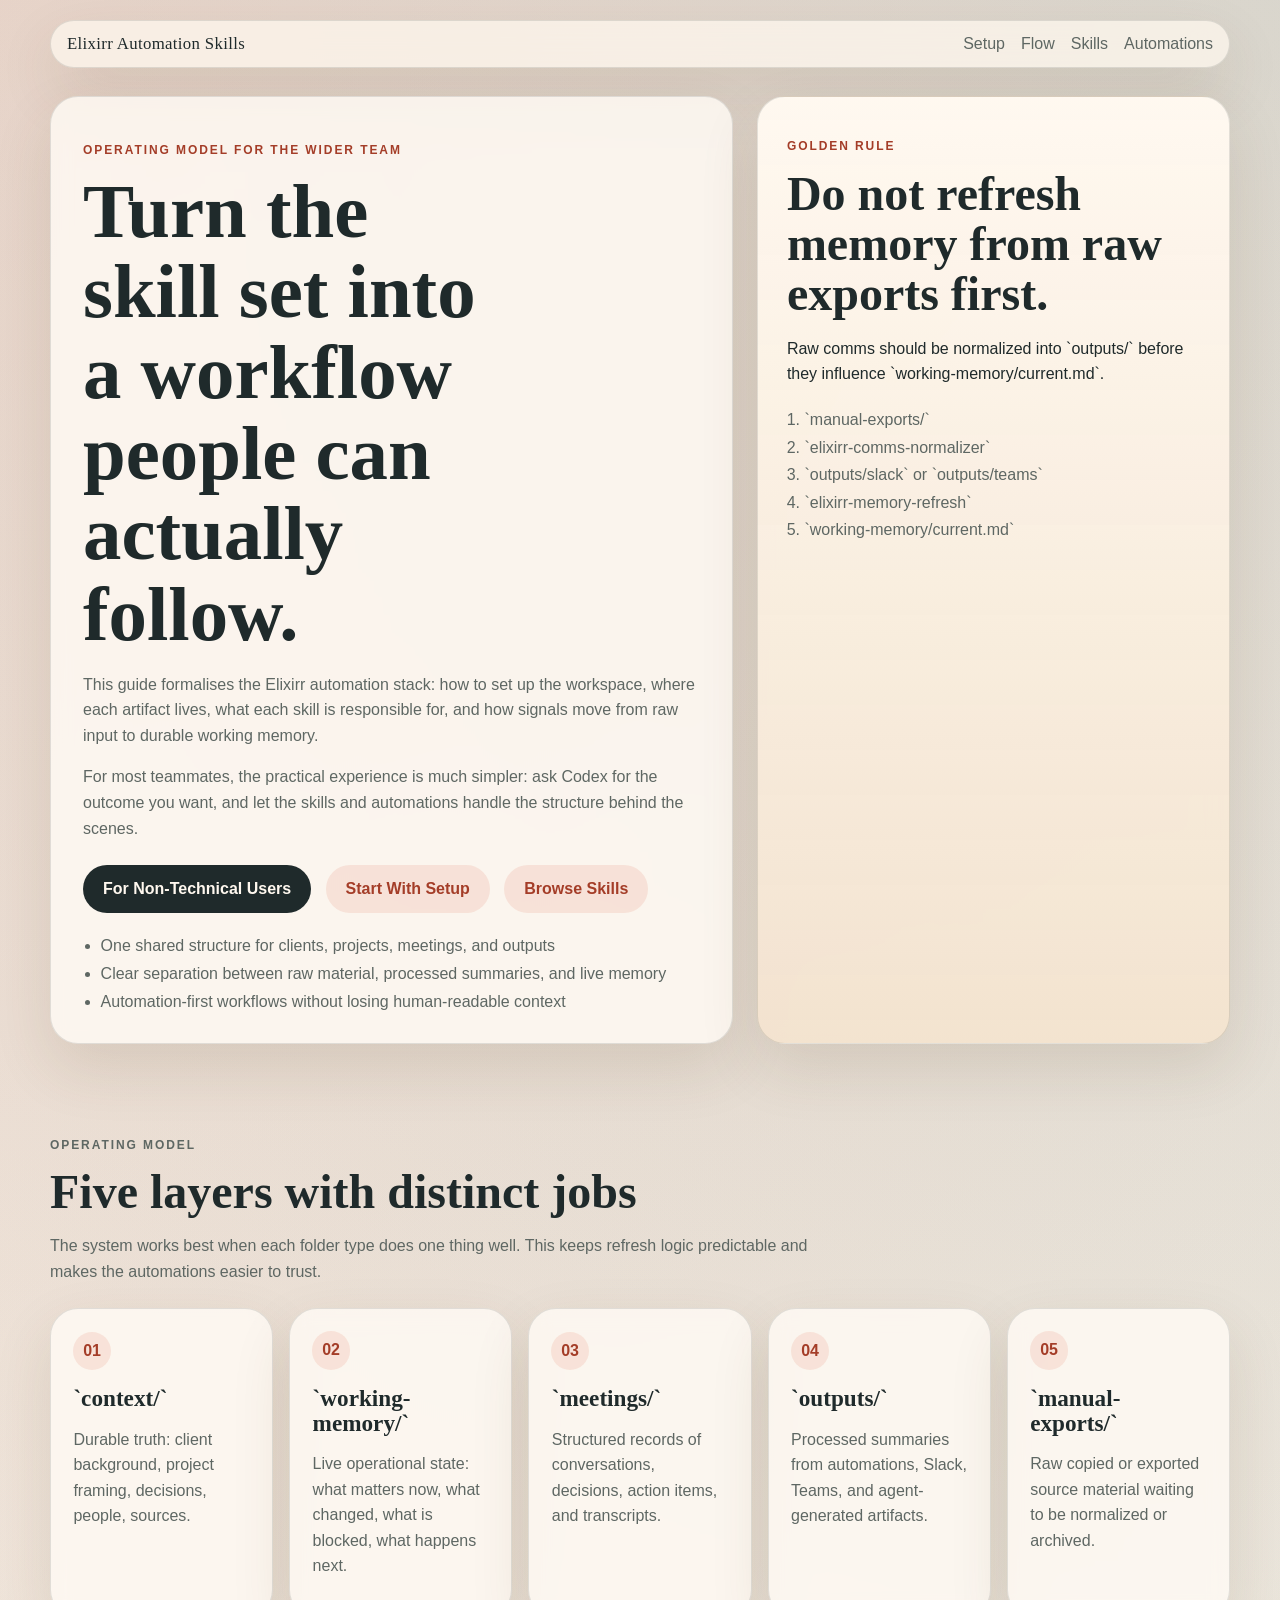
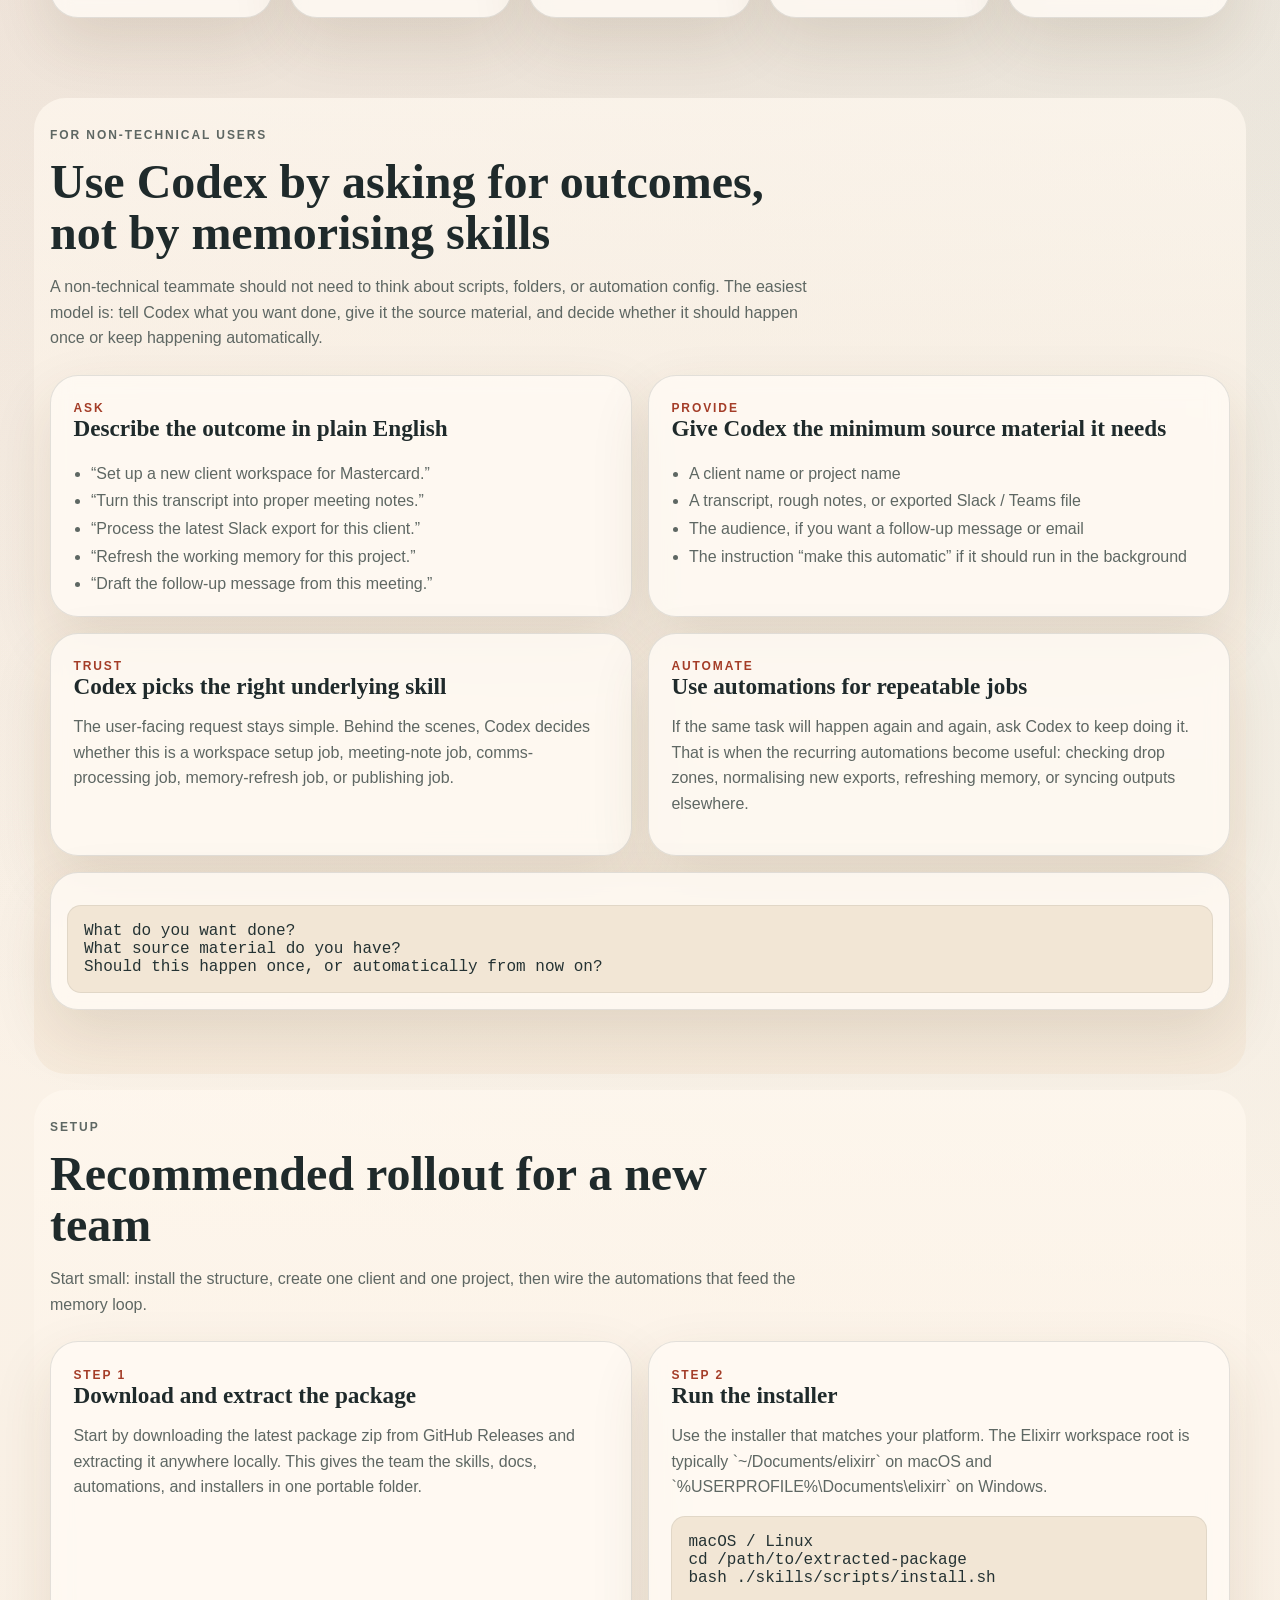
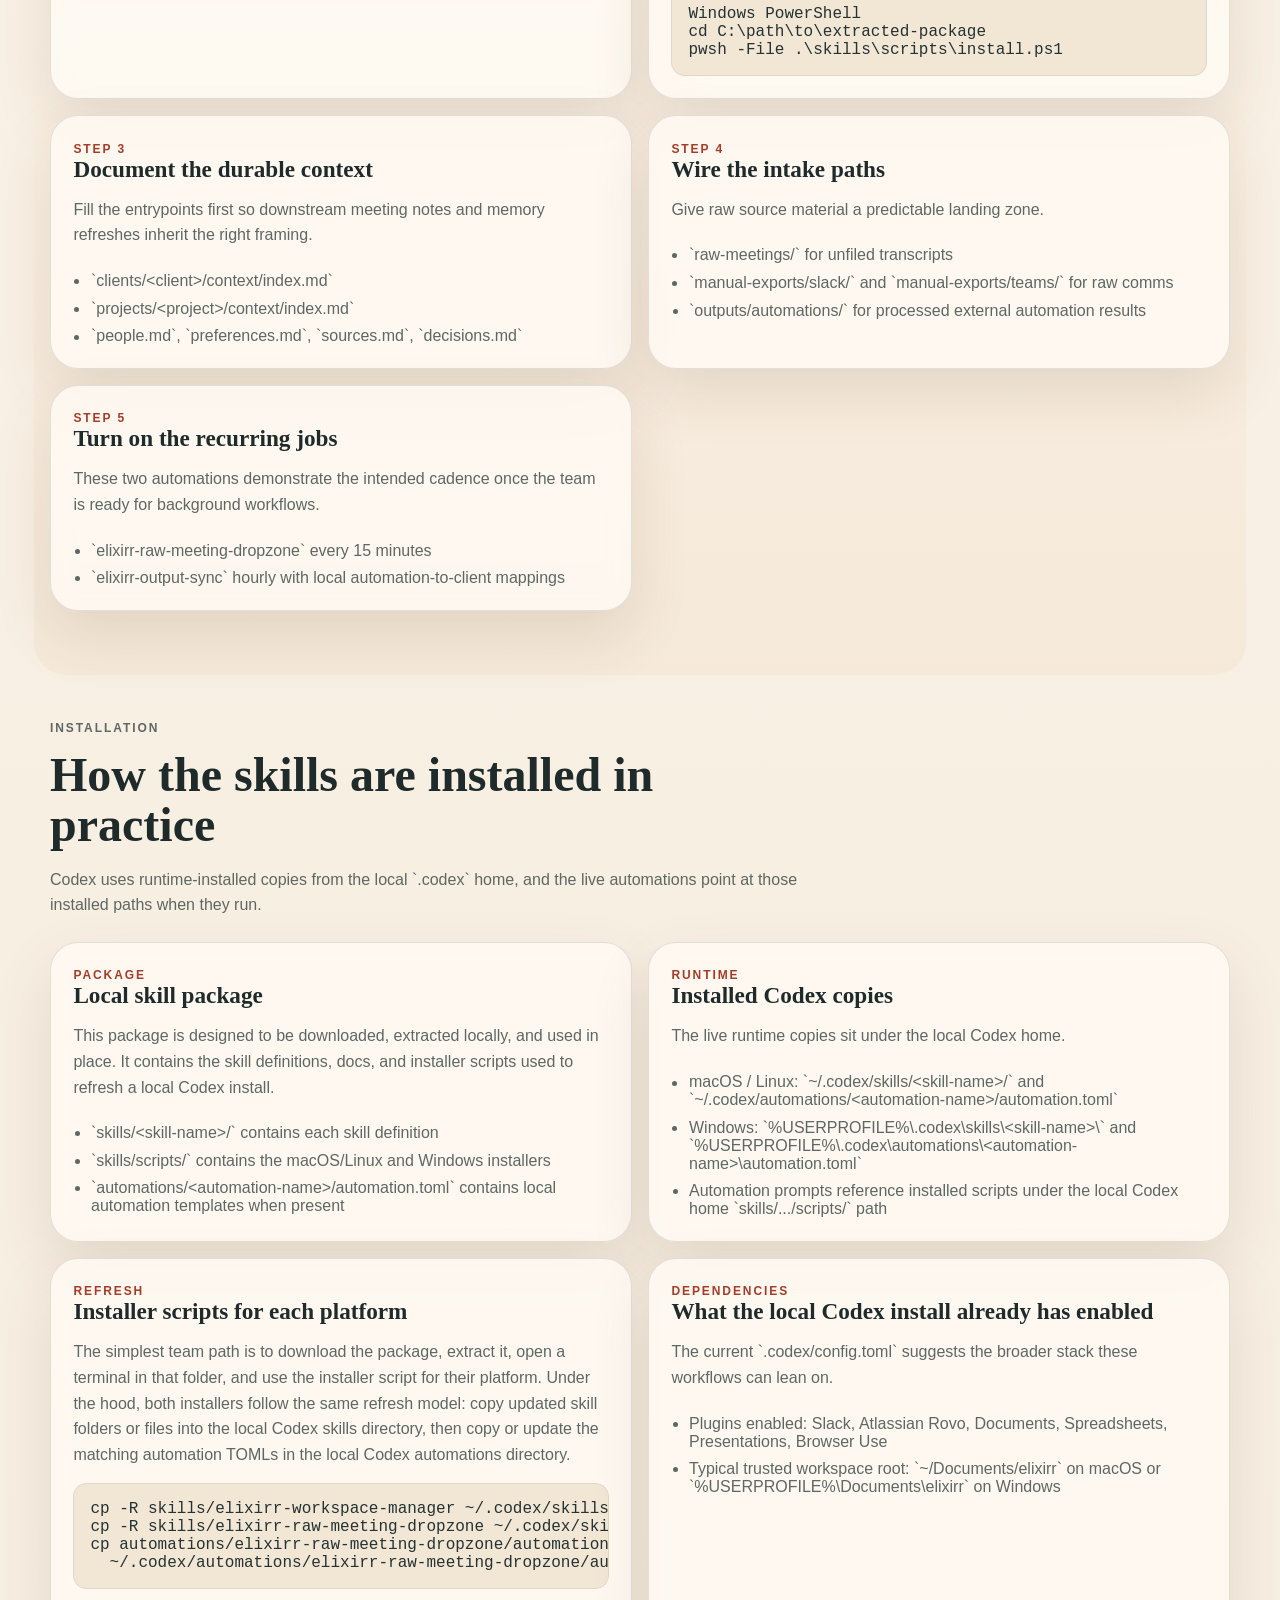
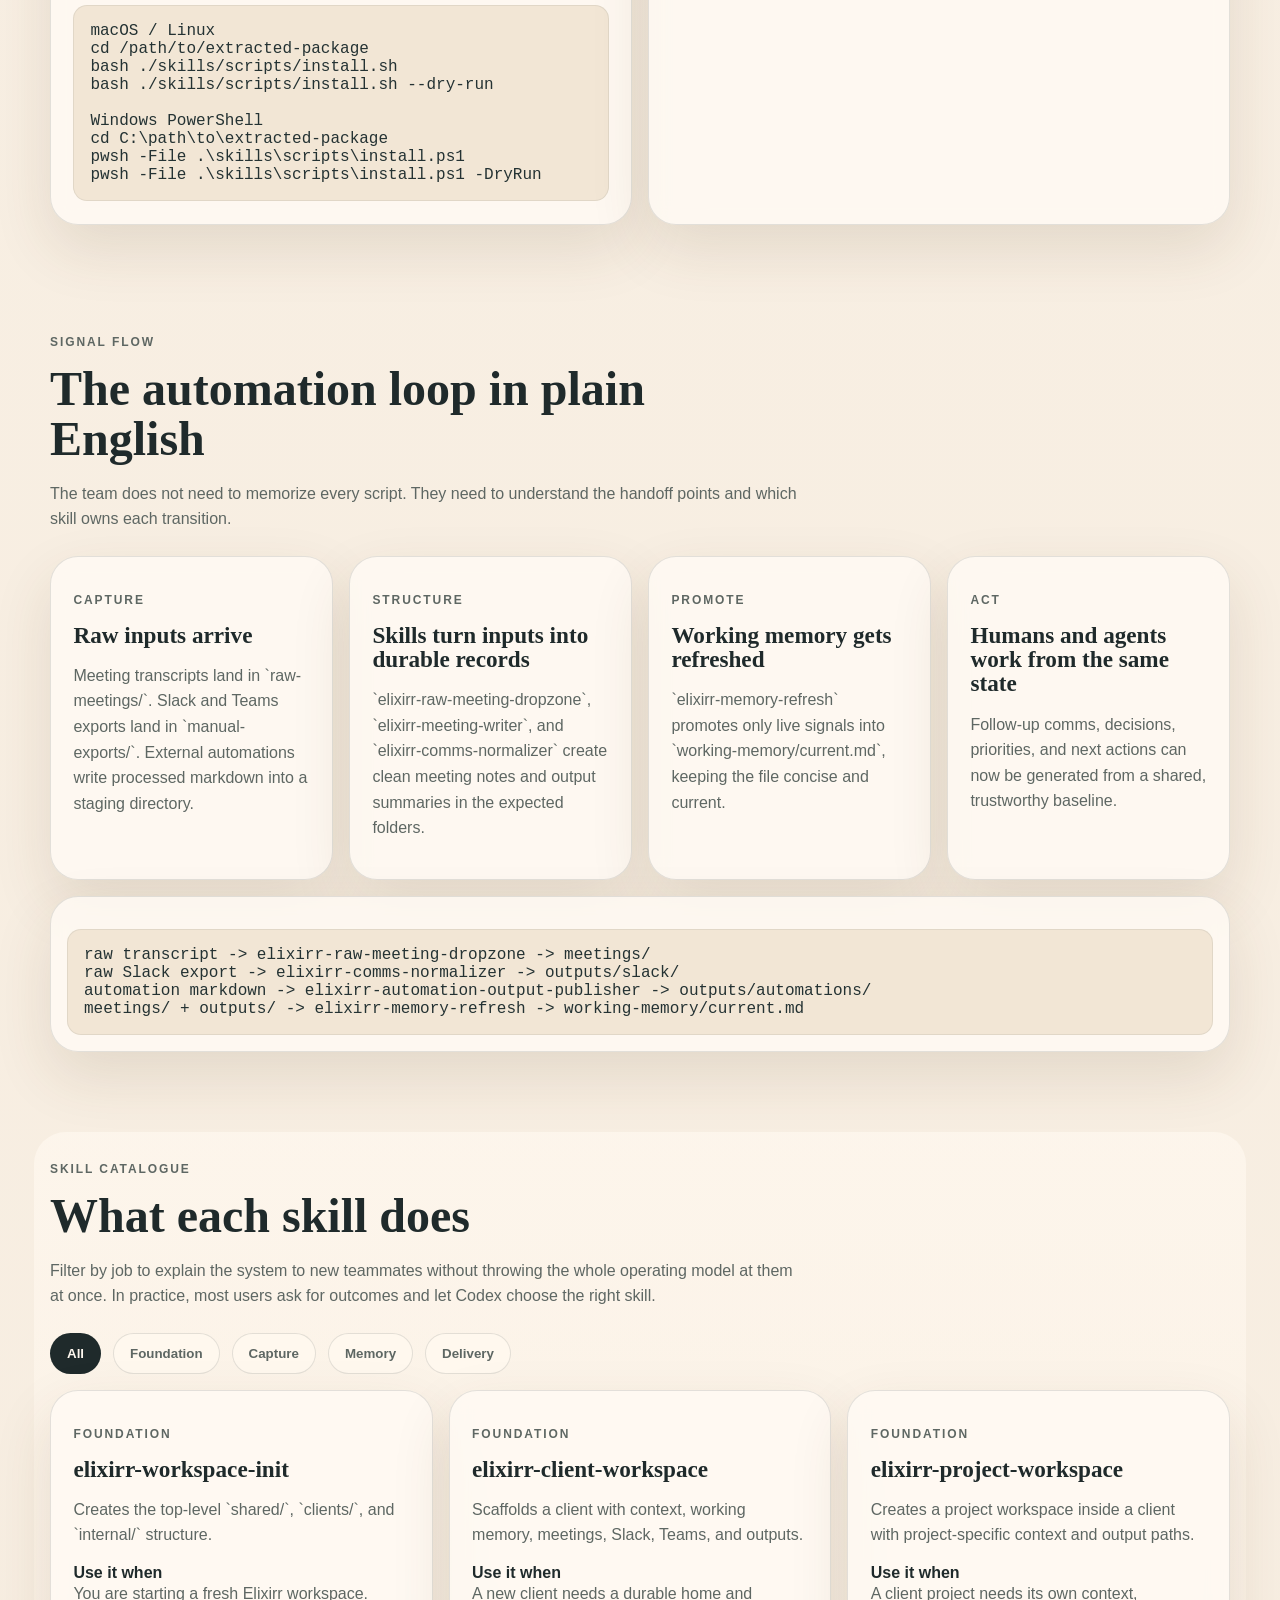
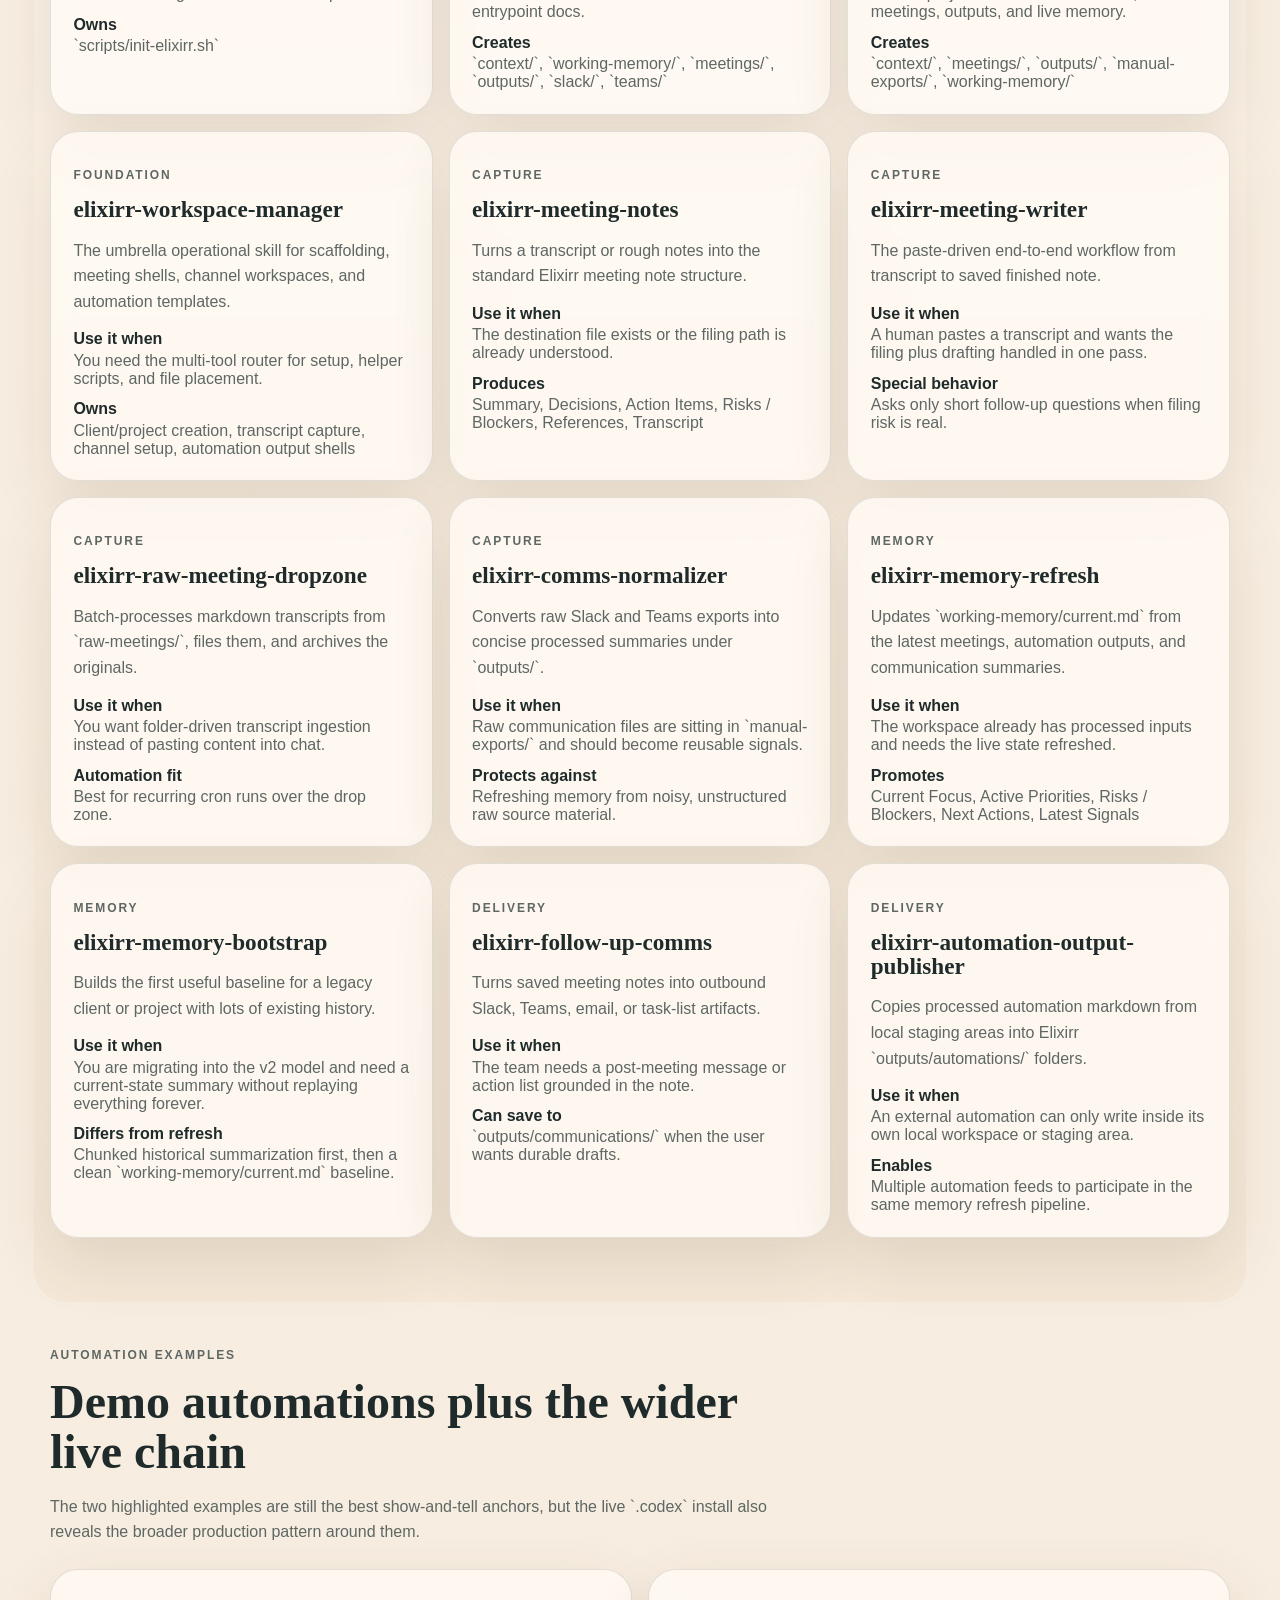
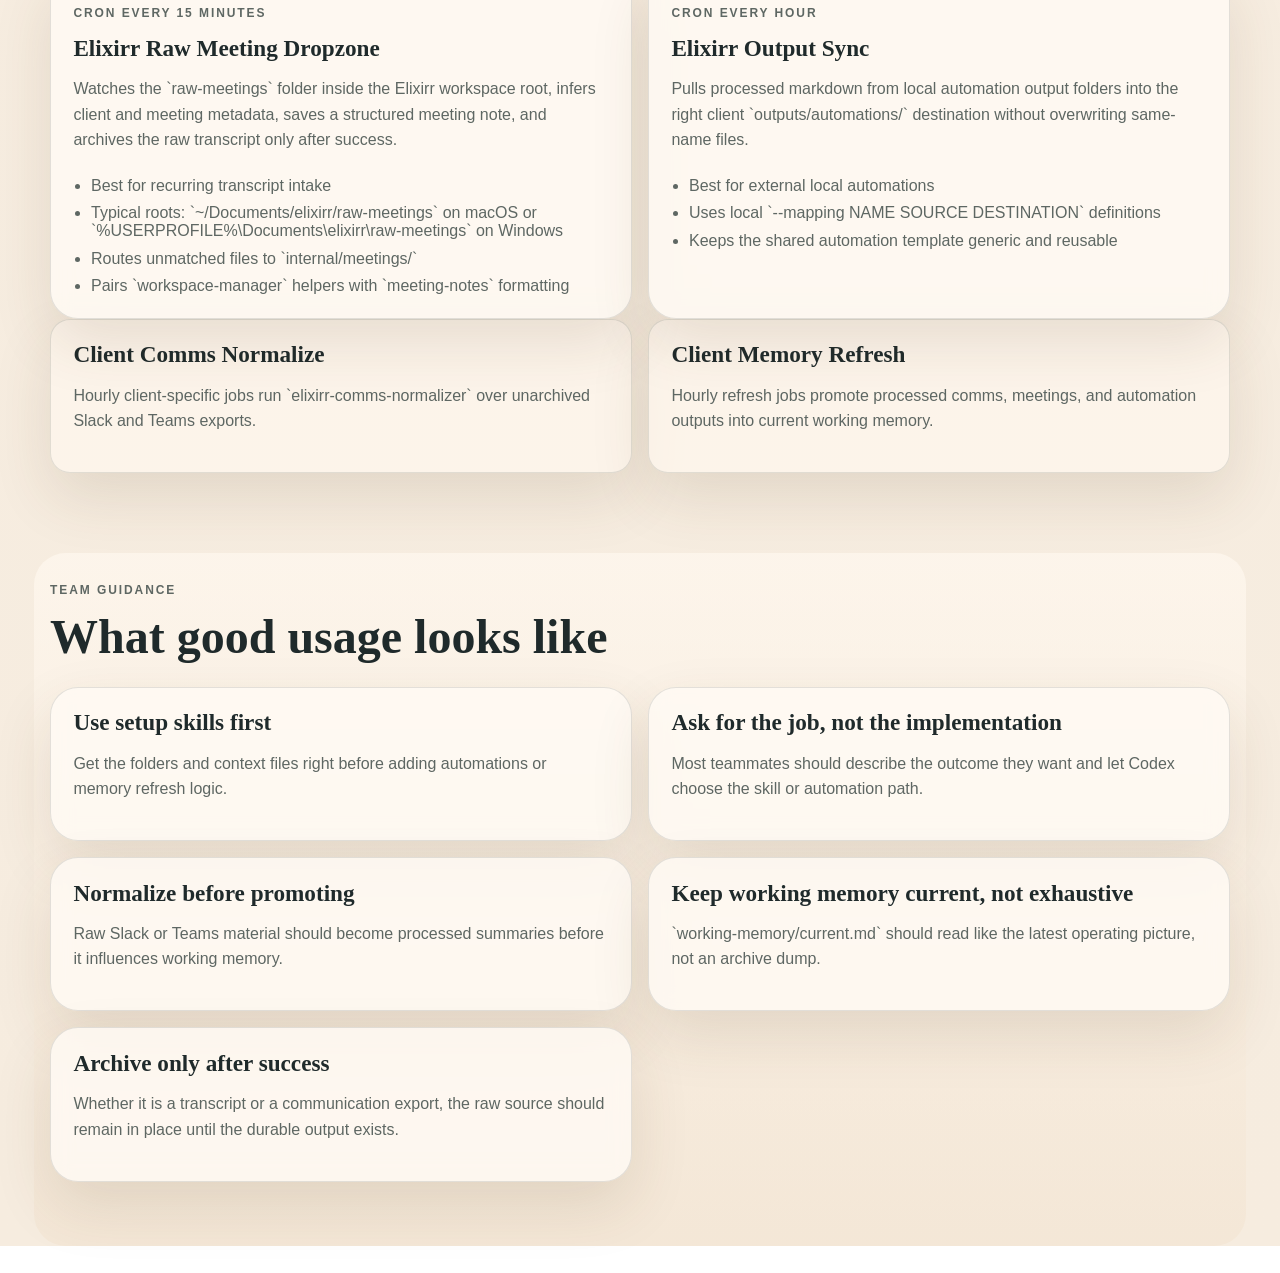
<file: skills/docs/index.html>
<!DOCTYPE html>
<html lang="en">
  <head>
    <meta charset="UTF-8" />
    <meta name="viewport" content="width=device-width, initial-scale=1.0" />
    <title>Elixirr Automation Skills</title>
    <link rel="stylesheet" href="./styles.css" />
    <script src="./app.js" defer></script>
  </head>
  <body>
    <div class="page-shell">
      <header class="hero">
        <nav class="topbar">
          <a class="brand" href="#top">Elixirr Automation Skills</a>
          <div class="topbar-links">
            <a href="#setup">Setup</a>
            <a href="#flow">Flow</a>
            <a href="#skills">Skills</a>
            <a href="#automations">Automations</a>
          </div>
        </nav>

        <div class="hero-grid" id="top">
          <section class="hero-copy">
            <p class="eyebrow">Operating model for the wider team</p>
            <h1>Turn the skill set into a workflow people can actually follow.</h1>
            <p class="hero-text">
              This guide formalises the Elixirr automation stack: how to set up the
              workspace, where each artifact lives, what each skill is responsible
              for, and how signals move from raw input to durable working memory.
            </p>
            <p class="hero-text">
              For most teammates, the practical experience is much simpler: ask Codex
              for the outcome you want, and let the skills and automations handle the
              structure behind the scenes.
            </p>
            <div class="hero-actions">
              <a class="button button-primary" href="#non-technical">For Non-Technical Users</a>
              <a class="button button-secondary" href="#setup">Start With Setup</a>
              <a class="button button-secondary" href="#skills">Browse Skills</a>
            </div>
            <ul class="hero-points">
              <li>One shared structure for clients, projects, meetings, and outputs</li>
              <li>Clear separation between raw material, processed summaries, and live memory</li>
              <li>Automation-first workflows without losing human-readable context</li>
            </ul>
          </section>

          <aside class="hero-panel">
            <p class="panel-label">Golden Rule</p>
            <h2>Do not refresh memory from raw exports first.</h2>
            <p>
              Raw comms should be normalized into `outputs/` before they influence
              `working-memory/current.md`.
            </p>
            <ol class="hero-flow">
              <li>`manual-exports/`</li>
              <li>`elixirr-comms-normalizer`</li>
              <li>`outputs/slack` or `outputs/teams`</li>
              <li>`elixirr-memory-refresh`</li>
              <li>`working-memory/current.md`</li>
            </ol>
          </aside>
        </div>
      </header>

      <main>
        <section class="section" id="model">
          <div class="section-heading">
            <p class="eyebrow">Operating Model</p>
            <h2>Five layers with distinct jobs</h2>
            <p>
              The system works best when each folder type does one thing well. This
              keeps refresh logic predictable and makes the automations easier to trust.
            </p>
          </div>

          <div class="pillars">
            <article class="pillar">
              <span class="pillar-number">01</span>
              <h3>`context/`</h3>
              <p>Durable truth: client background, project framing, decisions, people, sources.</p>
            </article>
            <article class="pillar">
              <span class="pillar-number">02</span>
              <h3>`working-memory/`</h3>
              <p>Live operational state: what matters now, what changed, what is blocked, what happens next.</p>
            </article>
            <article class="pillar">
              <span class="pillar-number">03</span>
              <h3>`meetings/`</h3>
              <p>Structured records of conversations, decisions, action items, and transcripts.</p>
            </article>
            <article class="pillar">
              <span class="pillar-number">04</span>
              <h3>`outputs/`</h3>
              <p>Processed summaries from automations, Slack, Teams, and agent-generated artifacts.</p>
            </article>
            <article class="pillar">
              <span class="pillar-number">05</span>
              <h3>`manual-exports/`</h3>
              <p>Raw copied or exported source material waiting to be normalized or archived.</p>
            </article>
          </div>
        </section>

        <section class="section section-contrast" id="non-technical">
          <div class="section-heading">
            <p class="eyebrow">For Non-Technical Users</p>
            <h2>Use Codex by asking for outcomes, not by memorising skills</h2>
            <p>
              A non-technical teammate should not need to think about scripts, folders,
              or automation config. The easiest model is: tell Codex what you want done,
              give it the source material, and decide whether it should happen once or
              keep happening automatically.
            </p>
          </div>

          <div class="setup-grid">
            <article class="setup-card">
              <span class="setup-step">Ask</span>
              <h3>Describe the outcome in plain English</h3>
              <ul class="compact-list">
                <li>“Set up a new client workspace for Mastercard.”</li>
                <li>“Turn this transcript into proper meeting notes.”</li>
                <li>“Process the latest Slack export for this client.”</li>
                <li>“Refresh the working memory for this project.”</li>
                <li>“Draft the follow-up message from this meeting.”</li>
              </ul>
            </article>

            <article class="setup-card">
              <span class="setup-step">Provide</span>
              <h3>Give Codex the minimum source material it needs</h3>
              <ul class="compact-list">
                <li>A client name or project name</li>
                <li>A transcript, rough notes, or exported Slack / Teams file</li>
                <li>The audience, if you want a follow-up message or email</li>
                <li>The instruction “make this automatic” if it should run in the background</li>
              </ul>
            </article>

            <article class="setup-card">
              <span class="setup-step">Trust</span>
              <h3>Codex picks the right underlying skill</h3>
              <p>
                The user-facing request stays simple. Behind the scenes, Codex decides
                whether this is a workspace setup job, meeting-note job, comms-processing
                job, memory-refresh job, or publishing job.
              </p>
            </article>

            <article class="setup-card">
              <span class="setup-step">Automate</span>
              <h3>Use automations for repeatable jobs</h3>
              <p>
                If the same task will happen again and again, ask Codex to keep doing it.
                That is when the recurring automations become useful: checking drop zones,
                normalising new exports, refreshing memory, or syncing outputs elsewhere.
              </p>
            </article>
          </div>

          <div class="code-band">
            <pre><code>What do you want done?
What source material do you have?
Should this happen once, or automatically from now on?</code></pre>
          </div>
        </section>

        <section class="section section-contrast" id="setup">
          <div class="section-heading">
            <p class="eyebrow">Setup</p>
            <h2>Recommended rollout for a new team</h2>
            <p>
              Start small: install the structure, create one client and one project,
              then wire the automations that feed the memory loop.
            </p>
          </div>

          <div class="setup-grid">
            <article class="setup-card">
              <span class="setup-step">Step 1</span>
              <h3>Download and extract the package</h3>
              <p>Start by downloading the latest package zip from GitHub Releases and extracting it anywhere locally. This gives the team the skills, docs, automations, and installers in one portable folder.</p>
            </article>

            <article class="setup-card">
              <span class="setup-step">Step 2</span>
              <h3>Run the installer</h3>
              <p>Use the installer that matches your platform. The Elixirr workspace root is typically `~/Documents/elixirr` on macOS and `%USERPROFILE%\Documents\elixirr` on Windows.</p>
              <pre><code>macOS / Linux
cd /path/to/extracted-package
bash ./skills/scripts/install.sh

Windows PowerShell
cd C:\path\to\extracted-package
pwsh -File .\skills\scripts\install.ps1</code></pre>
            </article>

            <article class="setup-card">
              <span class="setup-step">Step 3</span>
              <h3>Document the durable context</h3>
              <p>
                Fill the entrypoints first so downstream meeting notes and memory refreshes
                inherit the right framing.
              </p>
              <ul class="compact-list">
                <li>`clients/&lt;client&gt;/context/index.md`</li>
                <li>`projects/&lt;project&gt;/context/index.md`</li>
                <li>`people.md`, `preferences.md`, `sources.md`, `decisions.md`</li>
              </ul>
            </article>

            <article class="setup-card">
              <span class="setup-step">Step 4</span>
              <h3>Wire the intake paths</h3>
              <p>Give raw source material a predictable landing zone.</p>
              <ul class="compact-list">
                <li>`raw-meetings/` for unfiled transcripts</li>
                <li>`manual-exports/slack/` and `manual-exports/teams/` for raw comms</li>
                <li>`outputs/automations/` for processed external automation results</li>
              </ul>
            </article>

            <article class="setup-card">
              <span class="setup-step">Step 5</span>
              <h3>Turn on the recurring jobs</h3>
              <p>These two automations demonstrate the intended cadence once the team is ready for background workflows.</p>
              <ul class="compact-list">
                <li>`elixirr-raw-meeting-dropzone` every 15 minutes</li>
                <li>`elixirr-output-sync` hourly with local automation-to-client mappings</li>
              </ul>
            </article>
          </div>
        </section>

        <section class="section" id="installation">
          <div class="section-heading">
            <p class="eyebrow">Installation</p>
            <h2>How the skills are installed in practice</h2>
            <p>
              Codex uses runtime-installed copies from the local `.codex` home, and the
              live automations point at those installed paths when they run.
            </p>
          </div>

          <div class="setup-grid">
            <article class="setup-card">
              <span class="setup-step">Package</span>
              <h3>Local skill package</h3>
              <p>This package is designed to be downloaded, extracted locally, and used in place. It contains the skill definitions, docs, and installer scripts used to refresh a local Codex install.</p>
              <ul class="compact-list">
                <li>`skills/&lt;skill-name&gt;/` contains each skill definition</li>
                <li>`skills/scripts/` contains the macOS/Linux and Windows installers</li>
                <li>`automations/&lt;automation-name&gt;/automation.toml` contains local automation templates when present</li>
              </ul>
            </article>

            <article class="setup-card">
              <span class="setup-step">Runtime</span>
              <h3>Installed Codex copies</h3>
              <p>The live runtime copies sit under the local Codex home.</p>
              <ul class="compact-list">
                <li>macOS / Linux: `~/.codex/skills/&lt;skill-name&gt;/` and `~/.codex/automations/&lt;automation-name&gt;/automation.toml`</li>
                <li>Windows: `%USERPROFILE%\.codex\skills\&lt;skill-name&gt;\` and `%USERPROFILE%\.codex\automations\&lt;automation-name&gt;\automation.toml`</li>
                <li>Automation prompts reference installed scripts under the local Codex home `skills/.../scripts/` path</li>
              </ul>
            </article>

            <article class="setup-card">
              <span class="setup-step">Refresh</span>
              <h3>Installer scripts for each platform</h3>
              <p>
                The simplest team path is to download the package, extract it, open a terminal in that folder, and use the installer script for their platform.
                Under the hood, both installers follow the same refresh model: copy updated
                skill folders or files into the local Codex skills directory, then copy or
                update the matching automation TOMLs in the local Codex automations directory.
              </p>
              <pre><code>cp -R skills/elixirr-workspace-manager ~/.codex/skills/
cp -R skills/elixirr-raw-meeting-dropzone ~/.codex/skills/
cp automations/elixirr-raw-meeting-dropzone/automation.toml \
  ~/.codex/automations/elixirr-raw-meeting-dropzone/automation.toml</code></pre>
              <pre><code>macOS / Linux
cd /path/to/extracted-package
bash ./skills/scripts/install.sh
bash ./skills/scripts/install.sh --dry-run

Windows PowerShell
cd C:\path\to\extracted-package
pwsh -File .\skills\scripts\install.ps1
pwsh -File .\skills\scripts\install.ps1 -DryRun</code></pre>
            </article>

            <article class="setup-card">
              <span class="setup-step">Dependencies</span>
              <h3>What the local Codex install already has enabled</h3>
              <p>The current `.codex/config.toml` suggests the broader stack these workflows can lean on.</p>
              <ul class="compact-list">
                <li>Plugins enabled: Slack, Atlassian Rovo, Documents, Spreadsheets, Presentations, Browser Use</li>
                <li>Typical trusted workspace root: `~/Documents/elixirr` on macOS or `%USERPROFILE%\Documents\elixirr` on Windows</li>
              </ul>
            </article>
          </div>
        </section>

        <section class="section" id="flow">
          <div class="section-heading">
            <p class="eyebrow">Signal Flow</p>
            <h2>The automation loop in plain English</h2>
            <p>
              The team does not need to memorize every script. They need to understand
              the handoff points and which skill owns each transition.
            </p>
          </div>

          <div class="flow-diagram">
            <article class="flow-card">
              <p class="flow-kicker">Capture</p>
              <h3>Raw inputs arrive</h3>
              <p>
                Meeting transcripts land in `raw-meetings/`. Slack and Teams exports
                land in `manual-exports/`. External automations write processed
                markdown into a staging directory.
              </p>
            </article>
            <article class="flow-card">
              <p class="flow-kicker">Structure</p>
              <h3>Skills turn inputs into durable records</h3>
              <p>
                `elixirr-raw-meeting-dropzone`, `elixirr-meeting-writer`, and
                `elixirr-comms-normalizer` create clean meeting notes and output
                summaries in the expected folders.
              </p>
            </article>
            <article class="flow-card">
              <p class="flow-kicker">Promote</p>
              <h3>Working memory gets refreshed</h3>
              <p>
                `elixirr-memory-refresh` promotes only live signals into
                `working-memory/current.md`, keeping the file concise and current.
              </p>
            </article>
            <article class="flow-card">
              <p class="flow-kicker">Act</p>
              <h3>Humans and agents work from the same state</h3>
              <p>
                Follow-up comms, decisions, priorities, and next actions can now be
                generated from a shared, trustworthy baseline.
              </p>
            </article>
          </div>

          <div class="code-band">
            <pre><code>raw transcript -> elixirr-raw-meeting-dropzone -> meetings/
raw Slack export -> elixirr-comms-normalizer -> outputs/slack/
automation markdown -> elixirr-automation-output-publisher -> outputs/automations/
meetings/ + outputs/ -> elixirr-memory-refresh -> working-memory/current.md</code></pre>
          </div>
        </section>

        <section class="section section-contrast" id="skills">
          <div class="section-heading">
            <p class="eyebrow">Skill Catalogue</p>
            <h2>What each skill does</h2>
            <p>
              Filter by job to explain the system to new teammates without throwing the
              whole operating model at them at once. In practice, most users ask for outcomes and
              let Codex choose the right skill.
            </p>
          </div>

          <div class="filters" role="tablist" aria-label="Skill categories">
            <button class="filter is-active" data-filter="all" type="button">All</button>
            <button class="filter" data-filter="foundation" type="button">Foundation</button>
            <button class="filter" data-filter="capture" type="button">Capture</button>
            <button class="filter" data-filter="memory" type="button">Memory</button>
            <button class="filter" data-filter="delivery" type="button">Delivery</button>
          </div>

          <div class="skills-grid">
            <article class="skill-card" data-group="foundation">
              <p class="skill-tag">Foundation</p>
              <h3>elixirr-workspace-init</h3>
              <p>Creates the top-level `shared/`, `clients/`, and `internal/` structure.</p>
              <dl>
                <dt>Use it when</dt>
                <dd>You are starting a fresh Elixirr workspace.</dd>
                <dt>Owns</dt>
                <dd>`scripts/init-elixirr.sh`</dd>
              </dl>
            </article>

            <article class="skill-card" data-group="foundation">
              <p class="skill-tag">Foundation</p>
              <h3>elixirr-client-workspace</h3>
              <p>Scaffolds a client with context, working memory, meetings, Slack, Teams, and outputs.</p>
              <dl>
                <dt>Use it when</dt>
                <dd>A new client needs a durable home and entrypoint docs.</dd>
                <dt>Creates</dt>
                <dd>`context/`, `working-memory/`, `meetings/`, `outputs/`, `slack/`, `teams/`</dd>
              </dl>
            </article>

            <article class="skill-card" data-group="foundation">
              <p class="skill-tag">Foundation</p>
              <h3>elixirr-project-workspace</h3>
              <p>Creates a project workspace inside a client with project-specific context and output paths.</p>
              <dl>
                <dt>Use it when</dt>
                <dd>A client project needs its own context, meetings, outputs, and live memory.</dd>
                <dt>Creates</dt>
                <dd>`context/`, `meetings/`, `outputs/`, `manual-exports/`, `working-memory/`</dd>
              </dl>
            </article>

            <article class="skill-card" data-group="foundation">
              <p class="skill-tag">Foundation</p>
              <h3>elixirr-workspace-manager</h3>
              <p>The umbrella operational skill for scaffolding, meeting shells, channel workspaces, and automation templates.</p>
              <dl>
                <dt>Use it when</dt>
                <dd>You need the multi-tool router for setup, helper scripts, and file placement.</dd>
                <dt>Owns</dt>
                <dd>Client/project creation, transcript capture, channel setup, automation output shells</dd>
              </dl>
            </article>

            <article class="skill-card" data-group="capture">
              <p class="skill-tag">Capture</p>
              <h3>elixirr-meeting-notes</h3>
              <p>Turns a transcript or rough notes into the standard Elixirr meeting note structure.</p>
              <dl>
                <dt>Use it when</dt>
                <dd>The destination file exists or the filing path is already understood.</dd>
                <dt>Produces</dt>
                <dd>Summary, Decisions, Action Items, Risks / Blockers, References, Transcript</dd>
              </dl>
            </article>

            <article class="skill-card" data-group="capture">
              <p class="skill-tag">Capture</p>
              <h3>elixirr-meeting-writer</h3>
              <p>The paste-driven end-to-end workflow from transcript to saved finished note.</p>
              <dl>
                <dt>Use it when</dt>
                <dd>A human pastes a transcript and wants the filing plus drafting handled in one pass.</dd>
                <dt>Special behavior</dt>
                <dd>Asks only short follow-up questions when filing risk is real.</dd>
              </dl>
            </article>

            <article class="skill-card" data-group="capture">
              <p class="skill-tag">Capture</p>
              <h3>elixirr-raw-meeting-dropzone</h3>
              <p>Batch-processes markdown transcripts from `raw-meetings/`, files them, and archives the originals.</p>
              <dl>
                <dt>Use it when</dt>
                <dd>You want folder-driven transcript ingestion instead of pasting content into chat.</dd>
                <dt>Automation fit</dt>
                <dd>Best for recurring cron runs over the drop zone.</dd>
              </dl>
            </article>

            <article class="skill-card" data-group="capture">
              <p class="skill-tag">Capture</p>
              <h3>elixirr-comms-normalizer</h3>
              <p>Converts raw Slack and Teams exports into concise processed summaries under `outputs/`.</p>
              <dl>
                <dt>Use it when</dt>
                <dd>Raw communication files are sitting in `manual-exports/` and should become reusable signals.</dd>
                <dt>Protects against</dt>
                <dd>Refreshing memory from noisy, unstructured raw source material.</dd>
              </dl>
            </article>

            <article class="skill-card" data-group="memory">
              <p class="skill-tag">Memory</p>
              <h3>elixirr-memory-refresh</h3>
              <p>Updates `working-memory/current.md` from the latest meetings, automation outputs, and communication summaries.</p>
              <dl>
                <dt>Use it when</dt>
                <dd>The workspace already has processed inputs and needs the live state refreshed.</dd>
                <dt>Promotes</dt>
                <dd>Current Focus, Active Priorities, Risks / Blockers, Next Actions, Latest Signals</dd>
              </dl>
            </article>

            <article class="skill-card" data-group="memory">
              <p class="skill-tag">Memory</p>
              <h3>elixirr-memory-bootstrap</h3>
              <p>Builds the first useful baseline for a legacy client or project with lots of existing history.</p>
              <dl>
                <dt>Use it when</dt>
                <dd>You are migrating into the v2 model and need a current-state summary without replaying everything forever.</dd>
                <dt>Differs from refresh</dt>
                <dd>Chunked historical summarization first, then a clean `working-memory/current.md` baseline.</dd>
              </dl>
            </article>

            <article class="skill-card" data-group="delivery">
              <p class="skill-tag">Delivery</p>
              <h3>elixirr-follow-up-comms</h3>
              <p>Turns saved meeting notes into outbound Slack, Teams, email, or task-list artifacts.</p>
              <dl>
                <dt>Use it when</dt>
                <dd>The team needs a post-meeting message or action list grounded in the note.</dd>
                <dt>Can save to</dt>
                <dd>`outputs/communications/` when the user wants durable drafts.</dd>
              </dl>
            </article>

            <article class="skill-card" data-group="delivery">
              <p class="skill-tag">Delivery</p>
              <h3>elixirr-automation-output-publisher</h3>
              <p>Copies processed automation markdown from local staging areas into Elixirr `outputs/automations/` folders.</p>
              <dl>
                <dt>Use it when</dt>
                <dd>An external automation can only write inside its own local workspace or staging area.</dd>
                <dt>Enables</dt>
                <dd>Multiple automation feeds to participate in the same memory refresh pipeline.</dd>
              </dl>
            </article>
          </div>
        </section>

        <section class="section" id="automations">
          <div class="section-heading">
            <p class="eyebrow">Automation Examples</p>
            <h2>Demo automations plus the wider live chain</h2>
            <p>
              The two highlighted examples are still the best show-and-tell anchors, but the
              live `.codex` install also reveals the broader production pattern around them.
            </p>
          </div>

          <div class="automation-grid">
            <article class="automation-card">
              <p class="automation-type">Cron every 15 minutes</p>
              <h3>Elixirr Raw Meeting Dropzone</h3>
              <p>
                Watches the `raw-meetings` folder inside the Elixirr workspace root, infers
                client and meeting metadata, saves a structured meeting note, and archives the
                raw transcript only after success.
              </p>
              <ul class="compact-list">
                <li>Best for recurring transcript intake</li>
                <li>Typical roots: `~/Documents/elixirr/raw-meetings` on macOS or `%USERPROFILE%\Documents\elixirr\raw-meetings` on Windows</li>
                <li>Routes unmatched files to `internal/meetings/`</li>
                <li>Pairs `workspace-manager` helpers with `meeting-notes` formatting</li>
              </ul>
            </article>

            <article class="automation-card">
              <p class="automation-type">Cron every hour</p>
              <h3>Elixirr Output Sync</h3>
              <p>
                Pulls processed markdown from local automation output folders into the right
                client `outputs/automations/` destination without overwriting same-name files.
              </p>
              <ul class="compact-list">
                <li>Best for external local automations</li>
                <li>Uses local `--mapping NAME SOURCE DESTINATION` definitions</li>
                <li>Keeps the shared automation template generic and reusable</li>
              </ul>
            </article>
          </div>

          <div class="automation-strip">
            <article class="mini-automation">
              <h3>Client Comms Normalize</h3>
              <p>Hourly client-specific jobs run `elixirr-comms-normalizer` over unarchived Slack and Teams exports.</p>
            </article>
            <article class="mini-automation">
              <h3>Client Memory Refresh</h3>
              <p>Hourly refresh jobs promote processed comms, meetings, and automation outputs into current working memory.</p>
            </article>
          </div>
        </section>

        <section class="section section-contrast" id="principles">
          <div class="section-heading">
            <p class="eyebrow">Team Guidance</p>
            <h2>What good usage looks like</h2>
          </div>

          <div class="principles-grid">
            <article class="principle">
              <h3>Use setup skills first</h3>
              <p>Get the folders and context files right before adding automations or memory refresh logic.</p>
            </article>
            <article class="principle">
              <h3>Ask for the job, not the implementation</h3>
              <p>Most teammates should describe the outcome they want and let Codex choose the skill or automation path.</p>
            </article>
            <article class="principle">
              <h3>Normalize before promoting</h3>
              <p>Raw Slack or Teams material should become processed summaries before it influences working memory.</p>
            </article>
            <article class="principle">
              <h3>Keep working memory current, not exhaustive</h3>
              <p>`working-memory/current.md` should read like the latest operating picture, not an archive dump.</p>
            </article>
            <article class="principle">
              <h3>Archive only after success</h3>
              <p>Whether it is a transcript or a communication export, the raw source should remain in place until the durable output exists.</p>
            </article>
          </div>
        </section>
      </main>
    </div>
  </body>
</html>
</file>
<file: skills/docs/styles.css>
:root {
  --bg: #f8efe3;
  --bg-strong: #f1e0cb;
  --surface: rgba(255, 251, 245, 0.82);
  --surface-strong: #fff8ef;
  --ink: #1f2a2b;
  --muted: #5e6763;
  --line: rgba(31, 42, 43, 0.12);
  --accent: #d85c3f;
  --accent-deep: #a43d28;
  --accent-soft: rgba(216, 92, 63, 0.12);
  --teal: #2f7c78;
  --gold: #c49a42;
  --shadow: 0 24px 60px rgba(81, 54, 26, 0.12);
  --radius-xl: 28px;
  --radius-lg: 20px;
  --radius-md: 14px;
}

* {
  box-sizing: border-box;
}

html {
  scroll-behavior: smooth;
}

body {
  margin: 0;
  font-family: "Avenir Next", "Segoe UI", sans-serif;
  color: var(--ink);
  background:
    radial-gradient(circle at top left, rgba(216, 92, 63, 0.16), transparent 28%),
    radial-gradient(circle at top right, rgba(47, 124, 120, 0.18), transparent 32%),
    linear-gradient(180deg, #fff7ef 0%, var(--bg) 44%, #f6ecdf 100%);
}

a {
  color: inherit;
}

code,
pre {
  font-family: "SFMono-Regular", "Menlo", "Monaco", monospace;
}

.page-shell {
  min-height: 100vh;
}

.hero,
.section {
  width: min(1180px, calc(100% - 2rem));
  margin: 0 auto;
}

.hero {
  padding: 1.25rem 0 3rem;
}

.topbar {
  display: flex;
  align-items: center;
  justify-content: space-between;
  gap: 1rem;
  padding: 0.8rem 1rem;
  border: 1px solid var(--line);
  border-radius: 999px;
  background: rgba(255, 248, 239, 0.72);
  backdrop-filter: blur(16px);
  box-shadow: var(--shadow);
}

.brand {
  text-decoration: none;
  font-family: "Iowan Old Style", "Palatino Linotype", serif;
  font-size: 1.05rem;
  letter-spacing: 0.02em;
}

.topbar-links {
  display: flex;
  flex-wrap: wrap;
  gap: 1rem;
}

.topbar-links a {
  text-decoration: none;
  color: var(--muted);
}

.hero-grid {
  display: grid;
  grid-template-columns: minmax(0, 1.3fr) minmax(280px, 0.9fr);
  gap: 1.5rem;
  margin-top: 1.75rem;
}

.hero-copy,
.hero-panel,
.setup-card,
.pillar,
.flow-card,
.skill-card,
.automation-card,
.principle,
.code-band {
  border: 1px solid var(--line);
  border-radius: var(--radius-xl);
  background: var(--surface);
  backdrop-filter: blur(10px);
  box-shadow: var(--shadow);
}

.hero-copy {
  padding: 2rem;
}

.hero-panel {
  padding: 1.8rem;
  background:
    linear-gradient(180deg, rgba(255, 248, 239, 0.94), rgba(241, 224, 203, 0.86)),
    var(--surface);
}

.eyebrow,
.panel-label,
.flow-kicker,
.skill-tag,
.automation-type,
.setup-step {
  text-transform: uppercase;
  letter-spacing: 0.16em;
  font-size: 0.75rem;
  font-weight: 700;
  color: var(--accent-deep);
}

h1,
h2,
h3 {
  margin: 0;
  font-family: "Iowan Old Style", "Palatino Linotype", serif;
  line-height: 1.05;
}

h1 {
  margin-top: 0.75rem;
  font-size: clamp(2.8rem, 6vw, 5.2rem);
  max-width: 11ch;
}

h2 {
  font-size: clamp(2rem, 4vw, 3rem);
}

h3 {
  font-size: 1.45rem;
}

p {
  line-height: 1.6;
}

.hero-text,
.section-heading p,
.skill-card p,
.automation-card p,
.principle p,
.pillar p,
.flow-card p,
.setup-card p,
.mini-automation p {
  color: var(--muted);
}

.hero-actions {
  display: flex;
  flex-wrap: wrap;
  gap: 0.9rem;
  margin-top: 1.5rem;
}

.button {
  display: inline-flex;
  align-items: center;
  justify-content: center;
  padding: 0.95rem 1.25rem;
  border-radius: 999px;
  text-decoration: none;
  font-weight: 700;
  transition: transform 180ms ease, background 180ms ease;
}

.button:hover,
.filter:hover {
  transform: translateY(-1px);
}

.button-primary {
  background: var(--ink);
  color: #fff8ef;
}

.button-secondary {
  background: var(--accent-soft);
  color: var(--accent-deep);
}

.hero-points,
.compact-list,
.hero-flow {
  margin: 1.5rem 0 0;
  padding-left: 1.1rem;
}

.hero-points li,
.compact-list li,
.hero-flow li {
  margin-top: 0.6rem;
  color: var(--muted);
}

.section {
  padding: 2rem 0 4rem;
}

.section-contrast {
  position: relative;
}

.section-contrast::before {
  content: "";
  position: absolute;
  inset: 1rem -1rem 0;
  background: linear-gradient(180deg, rgba(255, 248, 239, 0.72), rgba(241, 224, 203, 0.42));
  border-radius: 32px;
  z-index: -1;
}

.section-heading {
  max-width: 760px;
  margin-bottom: 1.5rem;
}

.pillars,
.setup-grid,
.skills-grid,
.automation-grid,
.principles-grid,
.automation-strip {
  display: grid;
  gap: 1rem;
}

.pillars {
  grid-template-columns: repeat(5, minmax(0, 1fr));
}

.pillar,
.setup-card,
.skill-card,
.automation-card,
.principle,
.flow-card,
.mini-automation {
  padding: 1.4rem;
}

.pillar-number {
  display: inline-flex;
  width: 2.4rem;
  height: 2.4rem;
  align-items: center;
  justify-content: center;
  border-radius: 50%;
  background: var(--accent-soft);
  color: var(--accent-deep);
  font-weight: 700;
  margin-bottom: 1rem;
}

.setup-grid {
  grid-template-columns: repeat(2, minmax(0, 1fr));
}

.setup-card pre,
.code-band pre {
  margin: 1rem 0 0;
  padding: 1rem;
  overflow-x: auto;
  background: #f2e6d5;
  border-radius: var(--radius-md);
  border: 1px solid rgba(31, 42, 43, 0.08);
  color: #243233;
}

.flow-diagram {
  display: grid;
  grid-template-columns: repeat(4, minmax(0, 1fr));
  gap: 1rem;
}

.code-band {
  margin-top: 1rem;
  padding: 1rem;
}

.filters {
  display: flex;
  flex-wrap: wrap;
  gap: 0.75rem;
  margin-bottom: 1rem;
}

.filter {
  border: 1px solid var(--line);
  background: rgba(255, 248, 239, 0.85);
  color: var(--muted);
  padding: 0.75rem 1rem;
  border-radius: 999px;
  cursor: pointer;
  font-weight: 700;
  transition: all 180ms ease;
}

.filter.is-active {
  background: var(--ink);
  color: #fff8ef;
}

.skills-grid {
  grid-template-columns: repeat(3, minmax(0, 1fr));
}

.skill-card {
  transition: transform 180ms ease, opacity 180ms ease;
}

.skill-card.is-hidden {
  display: none;
}

.skill-card dl {
  margin: 1rem 0 0;
}

.skill-card dt {
  margin-top: 0.8rem;
  font-weight: 700;
}

.skill-card dd {
  margin: 0.2rem 0 0;
  color: var(--muted);
}

.automation-grid,
.principles-grid,
.automation-strip {
  grid-template-columns: repeat(2, minmax(0, 1fr));
}

.mini-automation {
  border-radius: var(--radius-lg);
  border: 1px solid var(--line);
  background: rgba(255, 248, 239, 0.68);
  box-shadow: var(--shadow);
}

@media (max-width: 1080px) {
  .pillars,
  .flow-diagram,
  .skills-grid {
    grid-template-columns: repeat(2, minmax(0, 1fr));
  }
}

@media (max-width: 780px) {
  .topbar,
  .hero-grid,
  .setup-grid,
  .automation-grid,
  .automation-strip,
  .principles-grid,
  .pillars,
  .flow-diagram,
  .skills-grid {
    grid-template-columns: 1fr;
  }

  .topbar {
    border-radius: 26px;
    align-items: flex-start;
    flex-direction: column;
  }

  .topbar-links {
    gap: 0.7rem 1rem;
  }

  h1 {
    max-width: none;
  }

  .hero,
  .section {
    width: min(100% - 1rem, 1180px);
  }
}
</file>
